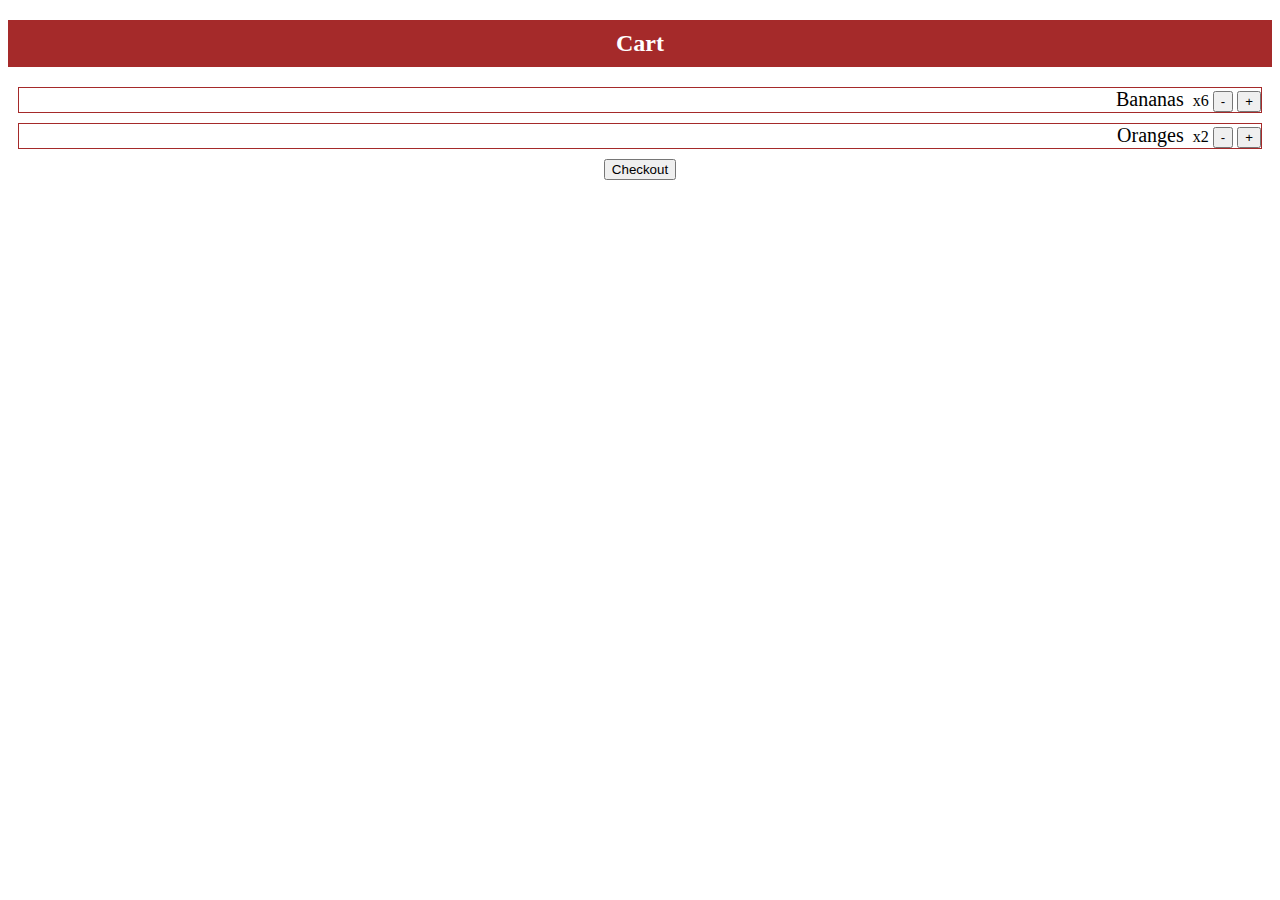
<file: CarrinhoCompras/index.html>
<!DOCTYPE html>
<html>
    <head>
        <link rel="stylesheet" href="style.css">
    </head>
    <body>
        <h2>Cart</h2>
        <div class="item">
            <span class="itemName">Bananas</span>
            <span class="quantity">x6</span>
            <button> -</button>
            <button>+</button>
        </div>
        <div class="item">
            <span class="itemName">Oranges</span>
            <span class="quantity">x2</span>
            <button> -</button>
            <button>+</button>
        </div>
        <button id="checkout">Checkout</button>
    </body>
</html>
</file>
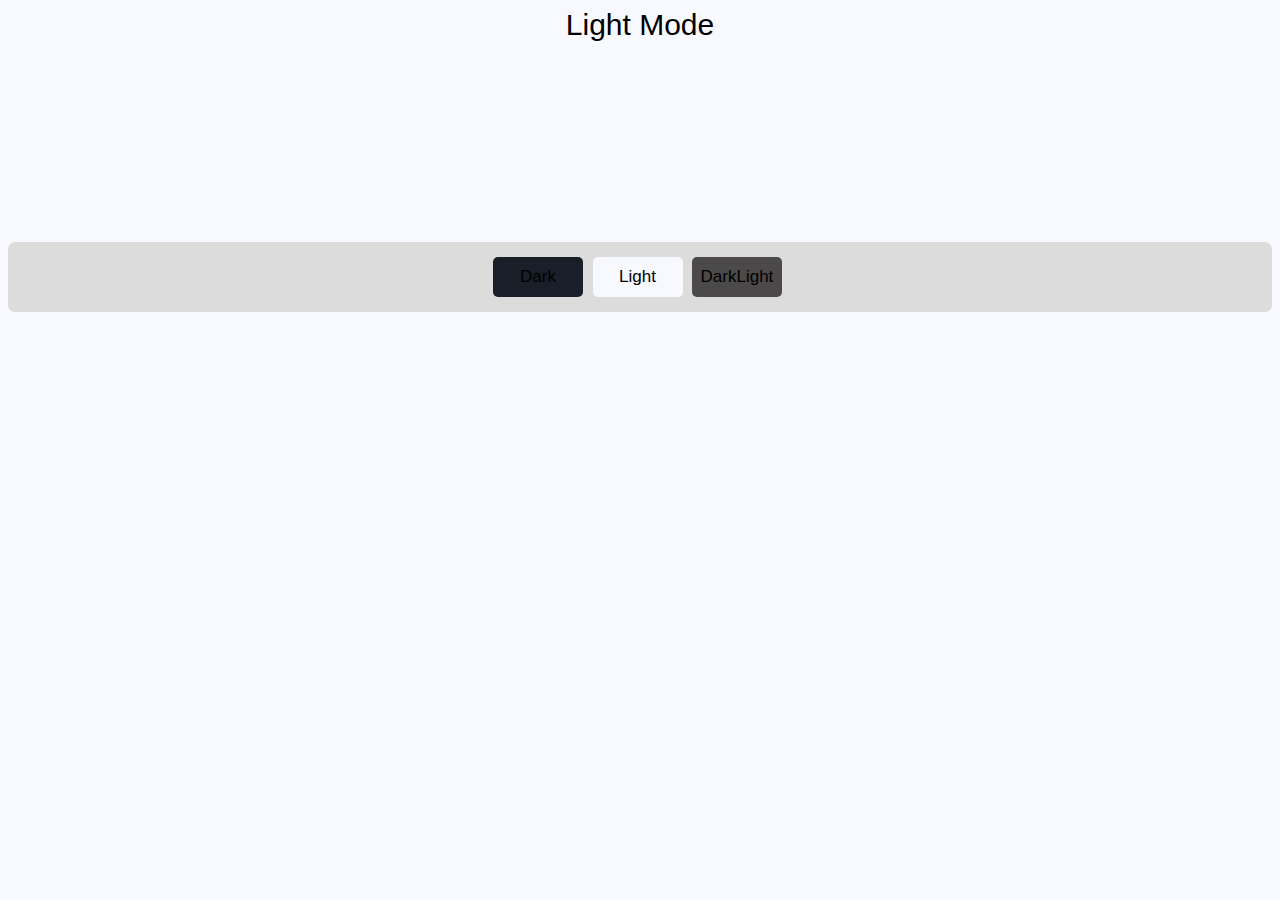
<file: DarkMode/index.html>
<!DOCTYPE html>
<html>
    <head>
        <link rel="stylesheet" href="style.css">
    </head>
    <body class="theme" id="theme">
        <div class="theme" id="theme">
            <p class="label" id="label">Light Mode</p>
        </div>
        <div class="options">
            <button class="dark" onclick="selectMode('dark')">Dark</button>
            <button class="light" onclick="selectMode('light')">Light</button>
            <button class="darklight" onclick="selectMode('darklight')">DarkLight</button>
        </div>
        <script src="script.js"></script>
    </body>
</html>
</file>
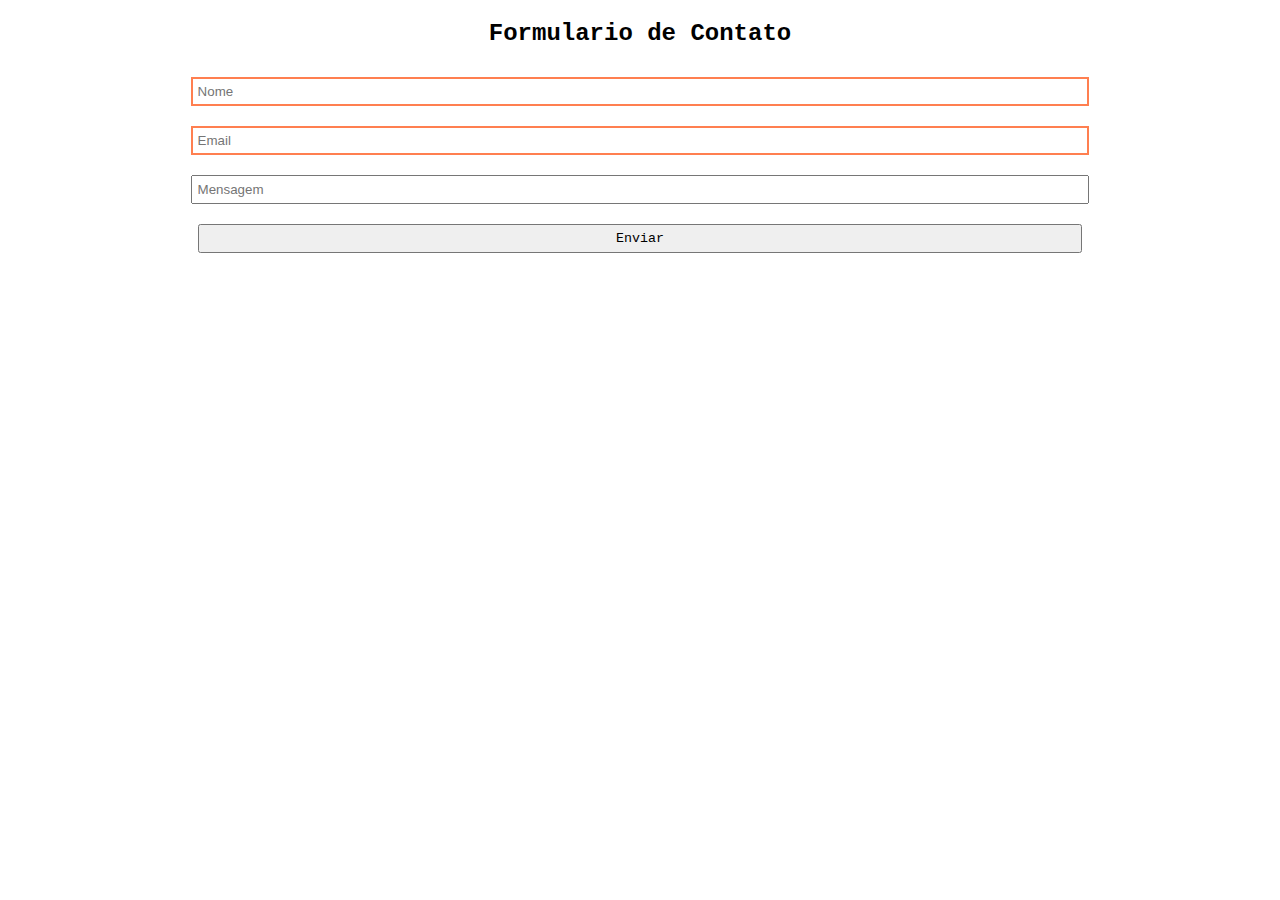
<file: FormularioContato/index.html>
<!DOCTYPE html>
<html>
    <head>
        <link rel="stylesheet" href="style.css">
    </head>
    <body>
    <form>
        <h2>Formulario de Contato</h2>
        <input type="text" id="name" placeholder="Nome">
        <input type="email" id="email" placeholder="Email">
        <input type="text"  placeholder="Mensagem">
        <button>Enviar</button>
    </form>
    </body>
</html>
</file>
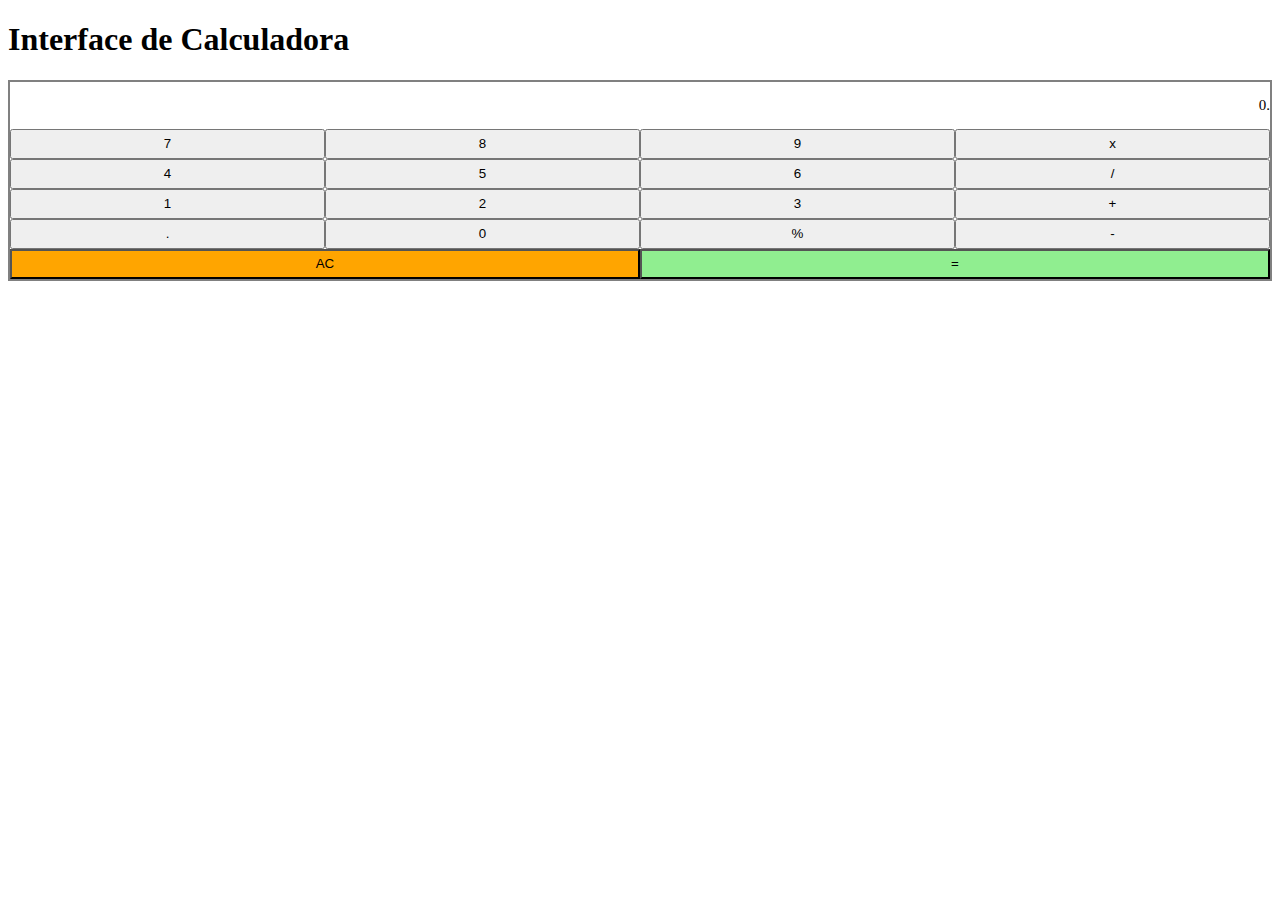
<file: InterfaceCalculadora/index.html>
<!DOCTYPE html>
<html>
    <head>
        <link rel="stylesheet" href="style.css">
    </head>
    <body>
        <h1>Interface de Calculadora</h1>
        <div>
            <p>0.</p>
            <button>7</button>
            <button>8</button>
            <button>9</button>
            <button>x</button>

            <button>4</button>
            <button>5</button>
            <button>6</button>
            <button>/</button>

            <button>1</button>
            <button>2</button>
            <button>3</button>
            <button>+</button>

            <button>.</button>
            <button>0</button>
            <button>%</button>
            <button>-</button>
            <button class="clear">AC</button>
            <button class="submit">=</button>
        </div>
    </body>
</html>
</file>
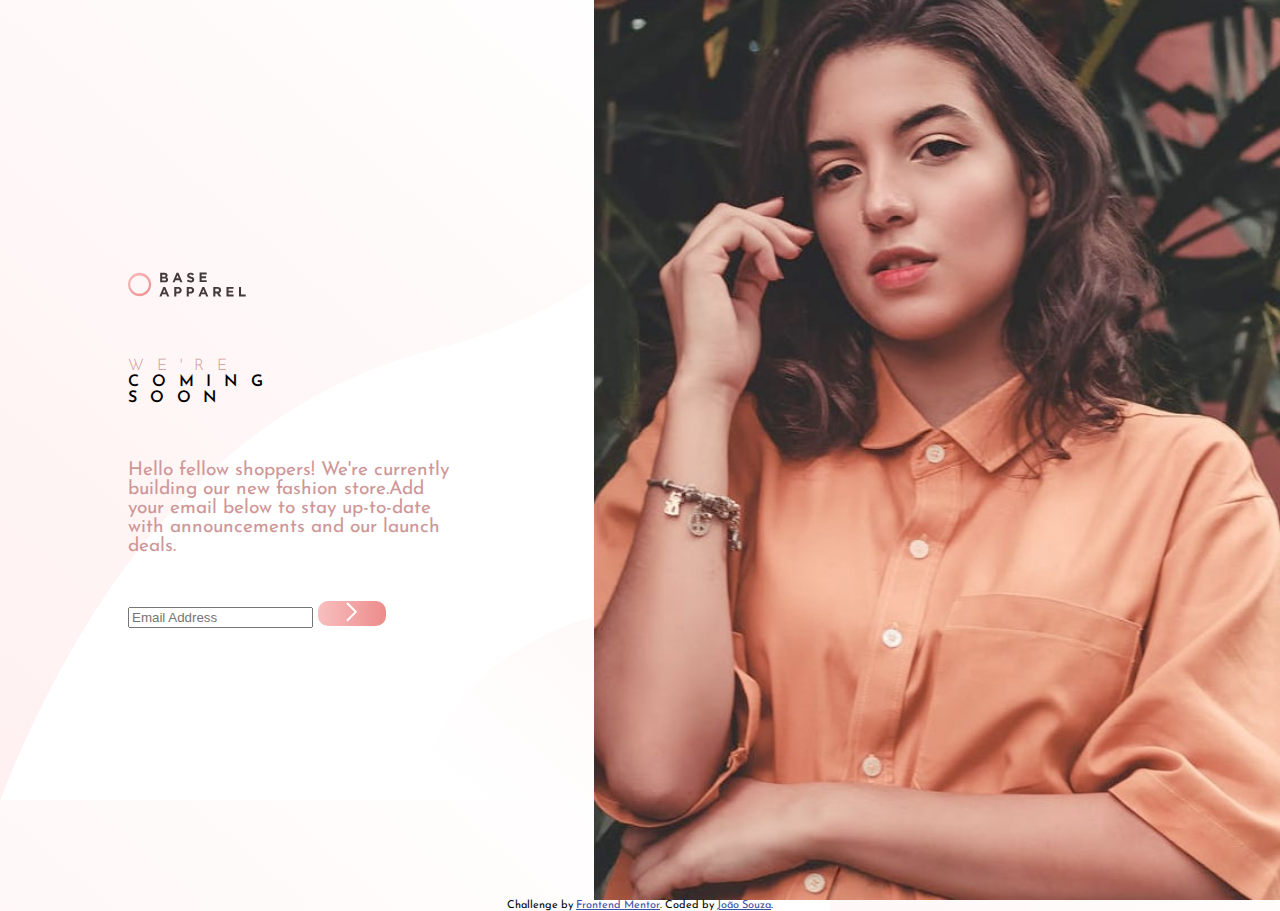
<file: FrontendChallenges/base-apparel-coming-soon-master/index.html>
<!DOCTYPE html>
<html lang="en">

<head>
  <meta charset="UTF-8">
  <meta name="viewport" content="width=device-width, initial-scale=1.0">
  <link rel="icon" type="image/png" sizes="32x32" href="./images/favicon-32x32.png">
  <title>Base Apparel coming soon page</title>
  <link rel="stylesheet" href="style.css">
  <link href="https://cdn.jsdelivr.net/npm/bootstrap@5.3.1/dist/css/bootstrap.min.css" rel="stylesheet" integrity="sha384-4bw+/aepP/YC94hEpVNVgiZdgIC5+VKNBQNGCHeKRQN+PtmoHDEXuppvnDJzQIu9" crossorigin="anonymous">
</head>

<body>
  <main>
    <div class="cardemail">
      <img id="logo" src="images/logo.svg" alt="logo">
      <h1>
        <span id="we">We're</span><br>
        <span>coming</span><br>
        <span>soon</span>
      </h1>

      <p>Hello fellow shoppers! We're currently building our new
        fashion store.Add your email below to stay up-to-date with
        announcements and our launch deals.</p>

      <div class="input-group mb-3">
        <input type="email" class="form-control" placeholder="Email Address">
        <button class="btn btn-outline-secondary" type="submit" id="button-addon2"><img src="images/icon-arrow.svg" alt="arrow"></button>
      </div>

    </div>
    <div id="hero">
      <img src="images/hero-desktop.jpg" alt="hero">
    </div>
  </main>
  <div class="attribution">
    Challenge by <a href="https://www.frontendmentor.io?ref=challenge" target="_blank">Frontend Mentor</a>.
    Coded by <a href="https://github.com/joaosouza14">João Souza</a>.
  </div>
</body>

</html>
</file>
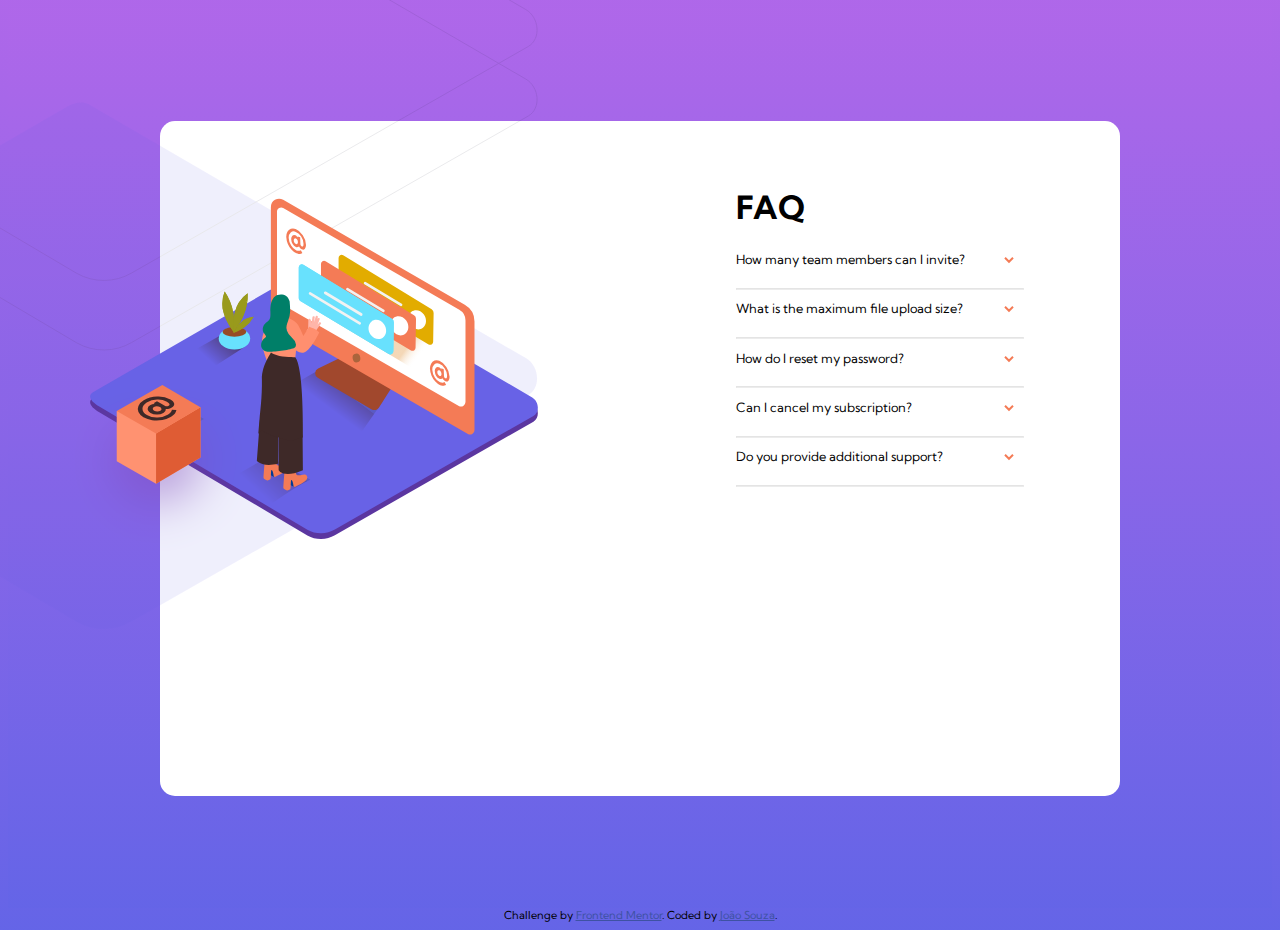
<file: FrontendChallenges/faq-accordion-card-main/index.html>
<!DOCTYPE html>
<html lang="en">

<head>
  <meta charset="UTF-8">
  <meta name="viewport" content="width=device-width, initial-scale=1.0">
  <!-- displays site properly based on user's device -->
  <link rel="icon" type="image/png" sizes="32x32" href="./images/favicon-32x32.png">
  <link rel="stylesheet" href="style.css">

  <title>Frontend Mentor | FAQ Accordion Card</title>

</head>

<body>
  <div class="main">
    <div class="card">
      <div class="cardimages">
        <div class="images">
          <img id="pattern" src="images/bg-pattern-desktop.svg" alt="bg-pattern-desktop">
          <img id="box" src="images/illustration-box-desktop.svg" alt="illustration-box-desktop">
          <img id="woman" src="images/illustration-woman-online-desktop.svg" alt="illustration-woman-online-desktop">
        </div>
      </div>

      <div class="cardfaq">
        <div class="faq">
          <h1>FAQ</h1>

          <details>
            <summary>How many team members can I invite?</summary>
            <p>You can invite up to 2 additional users on the Free plan. There is no limit on
              team members for the Premium plan.</p>
          </details>
          <hr>
          <details>
            <summary>What is the maximum file upload size?</summary>
            <p>No more than 2GB. All files in your account must fit your allotted storage space.</p>
          </details>
          <hr>
          <details>
            <summary>How do I reset my password?</summary>
            <p>Click “Forgot password” from the login page or “Change password” from your profile page.
              A reset link will be emailed to you.</p>
          </details>
          <hr>
          <details>
            <summary>Can I cancel my subscription?</summary>
            <p>Yes! Send us a message and we’ll process your request no questions asked.</p>
          </details>
          <hr>
          <details>
            <summary>Do you provide additional support?</summary>
            <p>Chat and email support is available 24/7. Phone lines are open during normal business hours.</p>
          </details>
          <hr>
        </div>
      </div>
    </div>
  </div>
  <div class="attribution">
    Challenge by <a href="https://www.frontendmentor.io?ref=challenge" target="_blank">Frontend Mentor</a>.
    Coded by <a href="https://github.com/joaosouza14">João Souza</a>.
  </div>
</body>

</html>
</file>
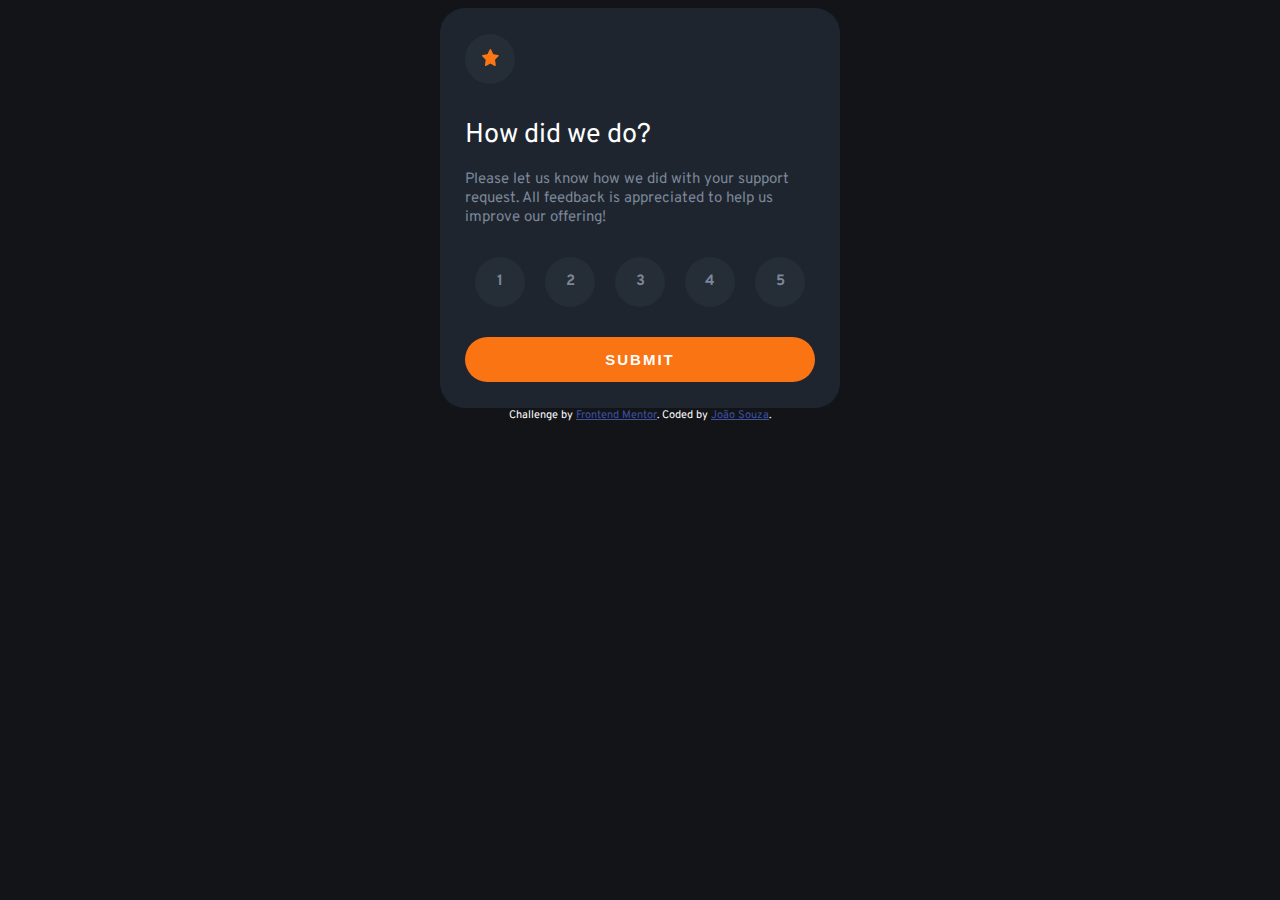
<file: FrontendChallenges/interactive-rating-component-main/index.html>
<!DOCTYPE html>
<html lang="en">

<head>
  <meta charset="UTF-8">
  <meta name="viewport" content="width=device-width, initial-scale=1.0">
  <link rel="icon" type="image/png" sizes="32x32" href="./images/favicon-32x32.png">
  <link rel="stylesheet" href="style.css">
  <title>Interactive rating component</title>
</head>

<body>
  <div class="card">
    <div class="circuloestrela"><img class="estrela" src="images/icon-star.svg" alt="estrela"></div>
    <div>
      <h1>How did we do?</h1>

      <p>Please let us know how we did with your support request. All feedback is appreciated
        to help us improve our offering!</p>
    </div>
    <div class="rating">
      <span class="numero" onclick="rate(1)">1</span>
      <span class="numero" onclick="rate(2)">2</span>
      <span class="numero" onclick="rate(3)">3</span>
      <span class="numero" onclick="rate(4)">4</span>
      <span class="numero" onclick="rate(5)">5</span>
    </div>
    <button id="submit" onclick="enviar()">Submit</button>
  </div>
  <div class="attribution">
    Challenge by <a href="https://www.frontendmentor.io?ref=challenge" target="_blank">Frontend Mentor</a>.
    Coded by <a href="https://github.com/joaosouza14">João Souza</a>.
  </div>
</body>
<script src="script.js"></script>
</html>
</file>
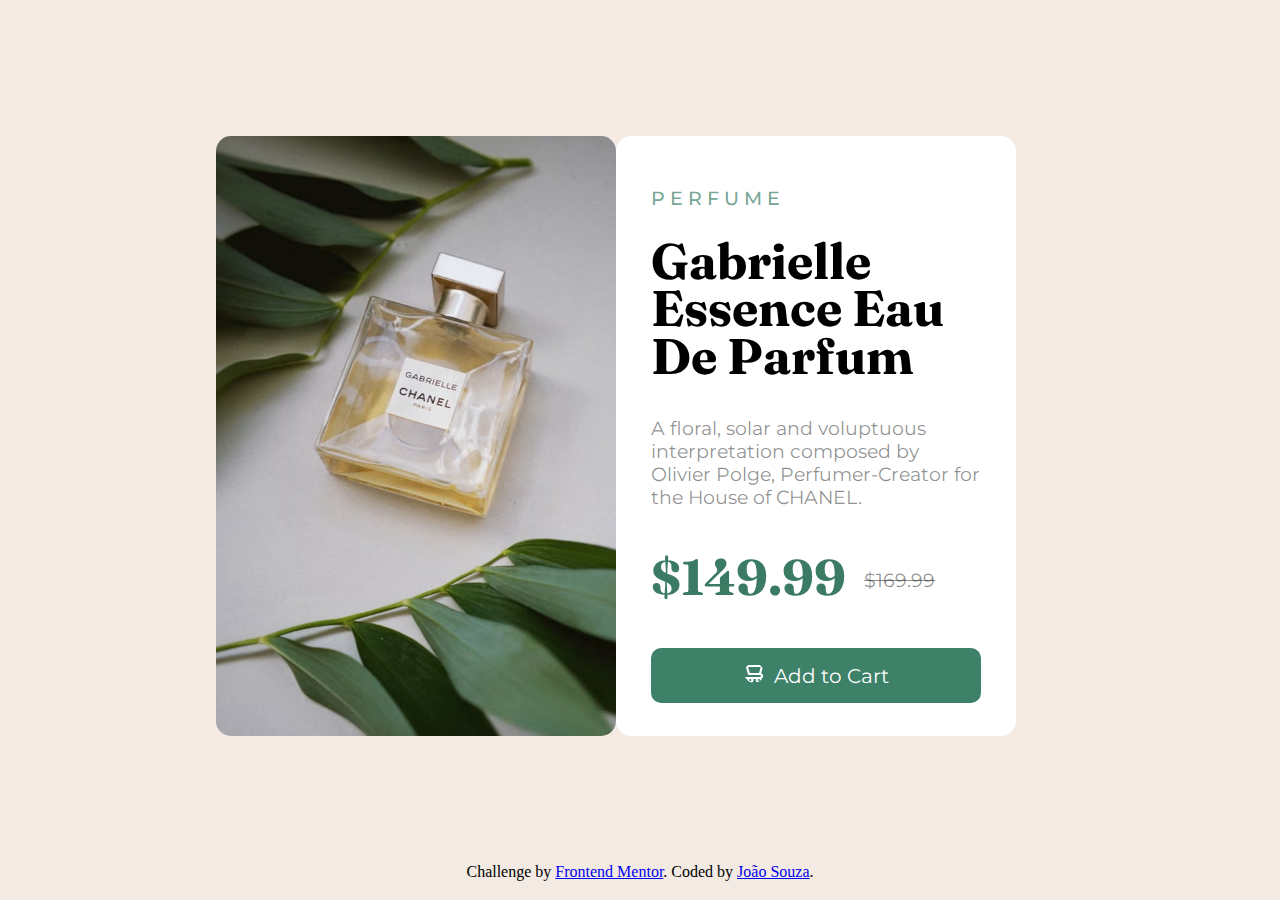
<file: FrontendChallenges/product-preview-card-component-main/index.html>
<!DOCTYPE html>
<html lang="en">
<head>
  <meta charset="UTF-8">
  <meta name="viewport" content="width=device-width, initial-scale=1.0"> 
  <link rel="icon" type="image/png" sizes="32x32" href="./images/favicon-32x32.png">
  <link rel="stylesheet" href="style.css">

  <title>Product preview card component</title>
</head>
<body>
  <div class="main">
  <img class="imgparfum" src="images/image-product-desktop.jpg" alt="Parfum">

  <div class="card">
  <h3>Perfume</h3>

  <h1>Gabrielle Essence Eau De Parfum</h1>

  <p>A floral, solar and voluptuous interpretation composed by Olivier Polge, 
  Perfumer-Creator for the House of CHANEL.</p>

  <div class="price">
  <h2>$149.99</h2>
  <p><s>$169.99</s></p>
  </div>

  <button><img class="img-cart" src="images/icon-cart.svg" alt="img-cart">Add to Cart</img></button>
  </div>
</div>
  <div class="attribution">
    Challenge by <a href="https://www.frontendmentor.io?ref=challenge" target="_blank">Frontend Mentor</a>. 
    Coded by <a href="https://github.com/joaosouza14">João Souza</a>.
  </div>
</body>
</html>
</file>
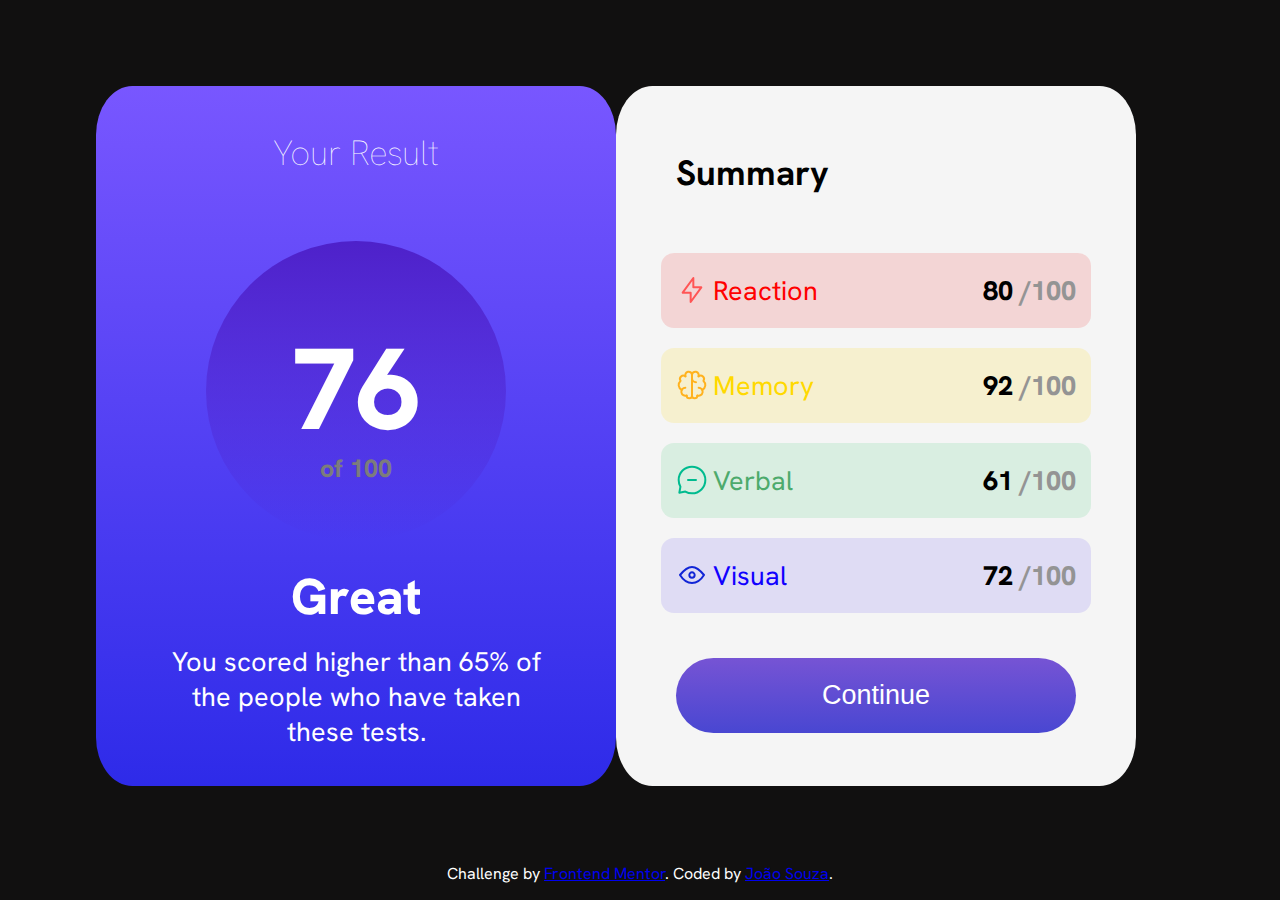
<file: FrontendChallenges/results-summary-component-main/index.html>
<!DOCTYPE html>
<html lang="en">

<head>
  <meta charset="UTF-8">
  <meta name="viewport" content="width=device-width, initial-scale=1.0">
  <!-- displays site properly based on user's device -->
  <link rel="icon" type="image/png" sizes="32x32" href="./assets/images/favicon-32x32.png">
  <link rel="stylesheet" href="style.css">
  <title>Results summary component</title>

</head>

<body>
  <div class="main">
    <div class="block1">
      <div class="result">
      <h3>Your Result</h3>
      <div class="circle">
        <h1>76</h1>
        <p class="of100">of 100</p>
      </div>

      <h2>Great</h2>
      <p>You scored higher than 65% of<br>the people who have taken<br>these tests.</p>
      </div>
    </div>
    <div class="block2">
      <div class="summary">
      <h4 class="titlesummary">Summary</h4>
      <div class="reaction">
        <div class="junto">
          <img src="./assets/images/icon-reaction.svg">
          <p class="titlep">Reaction</p>
        </div>
        <p class="numbers">80 <span>/100</span></p>
      </div>
      <div class="memory">
        <div class="junto">
          <img src="./assets/images/icon-memory.svg">
          <p class="titlep">Memory</p>
        </div>
        <p class="numbers">92 <span>/100</span></p>
      </div>
      <div class="verbal">
        <div class="junto">
          <img src="./assets/images/icon-verbal.svg">
          <p class="titlep">Verbal</p>
        </div>
        <p class="numbers">61 <span>/100</span></p>
      </div>
      <div class="visual">
        <div class="junto">
          <img src="./assets/images/icon-visual.svg">
          <p class="titlep">Visual</p>
        </div>
        <p class="numbers">72 <span>/100</span></p>
      </div>
      <button>Continue</button>
    </div>
    </div>
  </div>
  <div class="attribution">
    Challenge by <a href="https://www.frontendmentor.io?ref=challenge" target="_blank">Frontend Mentor</a>. 
    Coded by <a href="https://github.com/joaosouza14">João Souza</a>.
  </div>
</body>

</html>
</file>
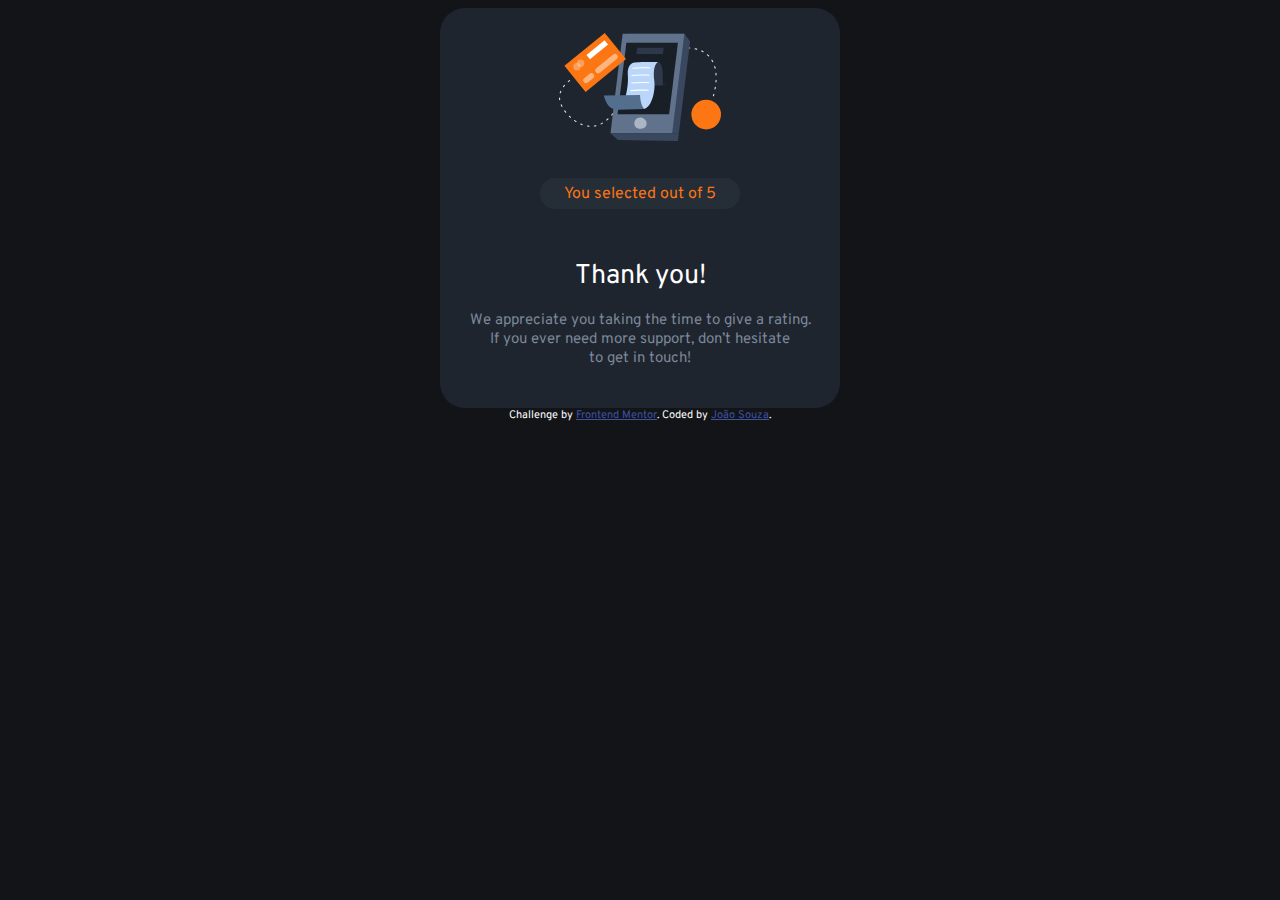
<file: FrontendChallenges/interactive-rating-component-main/thanks.html>
<!DOCTYPE html>
<html lang="en">

<head>
    <meta charset="UTF-8">
    <meta name="viewport" content="width=device-width, initial-scale=1.0">
    <link rel="icon" type="image/png" sizes="32x32" href="./images/favicon-32x32.png">
    <link rel="stylesheet" href="style.css">
    <title>Thank you!</title>
    <script src="script.js"></script>
</head>

<body>
    <div class="card-thanks">
        <div class="imagemobrigado"><img src="images/illustration-thank-you.svg" alt="Imagem celular"></div>

        <div class="youselected">You selected <span id="rating"></span> out of 5</div>

        <div>
            <h1>Thank you!</h1>

            <p>We appreciate you taking the time to give a rating.<br>If you ever need more support,
                don’t hesitate<br>to get in touch!</p>
        </div>

    </div>

    <div class="attribution">
        Challenge by <a href="https://www.frontendmentor.io?ref=challenge" target="_blank">Frontend Mentor</a>.
        Coded by <a href="https://github.com/joaosouza14">João Souza</a>.
</body>
</html>
</file>
<file: CarrinhoCompras/style.css>
body{
    text-align: center;
}

.item{
    text-align: right;
    border: 1px solid brown;
    margin: 10px;
}

.itemName{
    font-size: 20px;
    margin: 5px;
}

h2{
    background-color: brown;
    color: white;
    padding: 10px;
}
</file>
<file: DarkMode/style.css>
div{
    border-radius: 7px;
    font-family: Verdana, Geneva, Tahoma, sans-serif;
    margin-bottom: 200px;
    text-align: center;
}

.theme{
    background-color: ghostwhite;
}

.options{
    height: 70px;
    background-color: gainsboro;
}

button{
    border: none;
    border-radius: 5px;
    font-size: 17px;
    height: 40px;
    width: 90px;
    margin: 15px 5px 5px 0;
}

.label{
    font-size: 30px;
    margin-top: 3px;
}

.dark{
    background-color: rgb(24, 31, 41);
}

.light{
    background-color: ghostwhite;
}

.darklight{
    background-color: rgb(75, 73, 73);
}
</file>
<file: FormularioContato/style.css>
body{
    text-align: center;
}

h2, button{
    font-family: 'Courier New', Courier, monospace;
}

input, button{
    width: 70%;
    margin: 10px;
    padding: 5px;
}

#name, #email{
    border: 2px solid coral;
}
</file>
<file: InterfaceCalculadora/style.css>
div{
    border: 2px solid gray;
    font-size: 0;
}

button{
    width: 25%;
    height: 30px;
}

.clear{
    width: 50%;
    background-color: orange;
}

.submit{
    width: 50%;
    background-color: lightgreen;
}

p{
    text-align: right;
    font-size: 15px;
}
</file>
<file: FrontendChallenges/base-apparel-coming-soon-master/style.css>
@import url('https://fonts.googleapis.com/css2?family=Josefin+Sans:wght@300;400;600&display=swap');

body, html{
    width: 100%;
    height: 100%;
    font-family: 'Josefin Sans', sans-serif;
    background-image: url(images/bg-pattern-desktop.svg);
    margin: 0;
}

main{
    display: flex;
    justify-content: center;
    align-items: center;
    width: 100%;
    height: 100%;
}

.card{
    display: flex;
    justify-content: center;
    flex-direction: row;
    align-items: center;
    margin: 1vw;
}

.cardemail{
    height: 100%;
    width: 100%;
    margin: 0 10vw;
    display: flex;
    flex-direction: column;
    justify-content: center;
}

#hero{
    width: 100%;
    height: 100%;
    display: flex;
    justify-content: end;
}

#logo{
    width: 35%;
    margin-bottom: 15%;
}

button{
    width: 20%;
    border-radius: 10px;
    border: none;
    background-image: linear-gradient(to right, hsl(0, 80%, 86%), hsl(0, 74%, 74%));
    cursor: pointer;
}

h1{
    font-size: 100%;
    text-transform: uppercase;
    font-weight: 600;
    letter-spacing: 1vw;
    color: black;
    padding-bottom: 2vw;
}

#we{
    color: hsl(0, 36%, 70%);
    font-weight: 300;
}

p{
    font-size: 1.5vw;
    color: hsl(0, 36%, 70%);
    padding-bottom: 2vw;
}

.attribution { font-size: 11px; text-align: center; }
.attribution a { color: hsl(228, 45%, 44%); }
</file>
<file: FrontendChallenges/faq-accordion-card-main/style.css>
@import url('https://fonts.googleapis.com/css2?family=Kumbh+Sans:wght@400;700&display=swap');

body {
    background-image: linear-gradient(to bottom, hsl(273, 75%, 66%), hsl(240, 73%, 65%));
    font-family: 'Kumbh Sans', sans-serif;
}

.main {
    margin: 0;
    display: flex;
    justify-content: center;
    align-items: center;
    min-height: 100vh;
    background-image: linear-gradient(to bottom, hsl(273, 75%, 66%), hsl(240, 73%, 65%));
}

.card {
    background-color: white;
    display: flex;
    justify-content: center;
    flex-direction: row;
    align-items: center;
    height: 75vh;
    width: 75vw;
    border-radius: 15px;
    overflow: auto;
}

.cardimages {
    width: 50%;
    height: 50%;
}

.cardfaq {
    width: 50%;
    height: 50%;
    max-width: 30%;
    align-self: self-start;
    padding-top: 5vh;
}

h1{
    font-size: 2.5vw;
}

p{
    font-size: 0.9vw;
    color: rgba(116, 116, 116, 0.75);
}

hr{
    border-color: rgba(0, 0, 0, 0.103);
}

#pattern,
#box,
#woman {
    position: absolute;
    width: 100%;
}

#pattern {
    width: 70%;
    z-index: 0;
    top: -27.5%;
    left: -28%;
}

#box {
    width: 14%;
    top: 42.5%;
    left: 5.4%;
    z-index: 2;
}

#woman {
    width: 35%;
    z-index: 1;
    top: 22%;
    left: 7%;
}

summary {
    font-size: 1vw;
    list-style: none;
    cursor: pointer;
    display: flex;
    justify-content: space-between;
    padding: 0.2em 0 1em 0;
}

summary::after {
    content: url("images/icon-arrow-down.svg");
    margin-right: 10px;
    transition: transform 0.3s;
    width: 10px;
}

details[open] summary:after {
    content: url("images/icon-arrow-down.svg");
    transform: rotate(180deg);
}

.attribution {
    font-size: 11px;
    text-align: center;
}

.attribution a {
    color: hsl(228, 45%, 44%);
}
</file>
<file: FrontendChallenges/interactive-rating-component-main/style.css>
@import url('https://fonts.googleapis.com/css2?family=Overpass:wght@400;700&display=swap');

body {
    background-color: hsl(216, 12%, 8%);
    color: white;
    font-family: 'Overpass', sans-serif;
    width: auto;
    height: auto;
    display: flex;
    flex-direction: column;
    justify-content: center;
}

.estrela {
    width: 17px;
    height: 17px;
    text-align: center;
    position: relative;
    top: 30%;
}

.circuloestrela {
    background-color: hsl(213, 19%, 18%);
    text-align: center;
    width: 50px;
    height: 50px;
    border-radius: 50%;
    margin-bottom: 15px;
}

h1 {
    font-size: 27px;
    font-weight: 400;
}

p {
    font-size: 15px;
    color: hsl(216, 12%, 54%);
}

.card,
.card-thanks {
    padding: 25px;
    width: 350px;
    height: 350px;
    display: flex;
    flex-direction: column;
    justify-content: center;
    margin: auto;
    background-color: #1e252f;
    border-radius: 25px;
}

.card-thanks {
    text-align: center;
}

.rating {
    display: flex;
    flex-direction: row;
    justify-content: space-around;
    text-align: center;
}

.numero {
    background-color: hsl(213, 19%, 18%);
    border: none;
    font-size: 15px;
    font-weight: bold;
    text-align: center;
    width: 50px;
    height: 50px;
    border-radius: 50%;
    color: hsl(216, 12%, 54%);
    margin: 15px 0 15px 0;
    line-height: 50px;
    cursor: pointer;
    transition: background-color 0.3s;
}

.numero:hover {
    background-color: #7c8898;
    color: white;
}

.numero:active{
    background-color: hsl(25, 97%, 53%);
}

#submit {
    color: white;
    letter-spacing: 2px;
    font-weight: bold;
    background-color: hsl(25, 97%, 53%);
    border: none;
    border-radius: 25px;
    width: 350px;
    height: 45px;
    font-size: 15px;
    text-transform: uppercase;
    margin-top: 15px;
    cursor: pointer;
}

#submit:hover {
    background-color: white;
    color: hsl(25, 97%, 53%);
}

.imagemobrigado {
    text-align: center;
}

.youselected {
    text-align: center;
    background-color: hsl(213, 19%, 18%);
    height: 25px;
    width: 200px;
    margin: auto;
    color: hsl(25, 97%, 53%);
    border-radius: 15px;
    padding-top: 6px;
}

.attribution {
    font-size: 11px;
    text-align: center;
}

.attribution a {
    color: hsl(228, 45%, 44%);
}
</file>
<file: FrontendChallenges/product-preview-card-component-main/style.css>
@import url('https://fonts.googleapis.com/css2?family=Fraunces&family=Montserrat:wght@500;700&display=swap');

body{
    background-color: #f3eae3;
}

h1{
    font-family: 'Fraunces', serif;
    font-size: 50px;
    font-weight: 700;
    line-height: 0.95;
    margin: 18px 0 18px 0;
}

h2{
    font-family: 'Fraunces', serif;
    color: #3b7b63;
    font-size: 50px;
    font-weight: 700;
    margin: 18px 18px 25px 0;
}

h3{
    font-family: 'Montserrat', sans-serif;
    font-weight: 500;
    color: hsla(158, 36%, 37%, 0.712);
    text-transform: uppercase;
    font-size: 19px;
    letter-spacing: 5px;
    margin-bottom: 10px;
}

p{
    font-family: 'Montserrat', sans-serif;
    font-size: 19px;
    color: #00000070;
}

.main {
    display: flex;
    justify-content: center;
    flex-direction: row;
    align-items: center;
    width: 95vw;
    height: 95vh;
    border-radius: 15px;
}

img{
    border-radius: 15px;
    max-width:400px;
    max-height:600px;
    width: auto;
    height: auto;
}

.card{
    text-align: left;
    background-color: white;
    border-radius: 15px;
    width: 330px;
    height: 600px;
    display: flex;
    flex-direction: column;
    justify-content: center;
    padding: 0 35px 0 35px;
}

.price{
    display: flex;
    align-items: center;
    margin-bottom: 15px;
}

button{
    font-family: 'Montserrat', sans-serif;
    font-size: 20px;
    background-color: #3d8168;
    color: white;
    border: none;
    height: 55px;
    border-radius: 10px;
    cursor: pointer;
}

button:hover{
    background-color: #1a4031;
}

.img-cart{
    width: 20px;
    height: 20px;
    margin-right: 10px;
}

.attribution{
    text-align: center;
}
</file>
<file: FrontendChallenges/results-summary-component-main/style.css>
@import url('https://fonts.googleapis.com/css2?family=Hanken+Grotesk:wght@500&display=swap');

body {
    background-color: #111010;
    color: white;
    font-family: 'Hanken Grotesk';
}

h1{
    font-size: 115px;
    padding-top: 25px;
    line-height: 0.0;
    font-weight: 800;
    margin-bottom: 55px;
}

.of100{
    font-size: 25px;
    line-height: 0.0;
    color: #7c7c7c;
    font-weight: 800;
}

h2{
    font-size: 50px;
    font-weight: 800;
    padding-top: 15px;
    line-height: 0.0;
    margin-bottom: 20px;
}

h3{
    font-size: 35px;
    padding-bottom: 30px;
    font-weight: 100;
}

h4{
    align-self: flex-start;
    font-size: 35px;
    color: black;
}

p {
    font-size: 27px;
}

.main {
    display: flex;
    justify-content: center;
    flex-direction: row;
    align-items: center;
    width: 95vw;
    height: 95vh;
}

.block1 {
    background: linear-gradient(hsl(252, 100%, 67%), hsl(241, 81%, 54%));
    text-align: center;
    width: 520px;
    height: 700px;
    border-radius: 7%;
}

.result{
    height: 100%;
    display: flex;
    justify-content: center;
    flex-direction: column;
    align-items: center;
}

.circle {
    background: linear-gradient(hsla(256, 72%, 46%, 1), hsla(241, 72%, 46%, 0));
    border-radius: 100%;
    border-color: #111010;
    width: 300px;
    height: 300px;
    text-align: center;
    display: flex;
    justify-content: center;
    flex-direction: column;
    align-items: center;
}

.block2 {
    background-color: whitesmoke;
    width: 520px;
    height: 700px;
    border-radius: 7%;
    display: flex;
    justify-content: center;
    flex-direction: column;
    align-items: center;
}

.summary{
    width: 400px;
    display: flex;
    justify-content: center;
    flex-direction: column;
    align-items: center;
}

.reaction {
    background-color: #eb282827;
    color: #ff0000;
}

.memory {
    background-color: #ffd90027;
    color: #ffd900;
}

.verbal {
    background-color: #41ca7527;
    color: #4daa6c;
}

.visual {
    background-color: #6a52f027;
    color: #1100ff;
}

.reaction,
.memory,
.verbal,
.visual {
    border-radius: 13px;
    width: 100%;
    height: 75px;
    display: flex;
    justify-content: space-between;
    flex-direction: row;
    align-items: center;
    padding: 0 15px 0 15px;
    margin: 10px 0 10px 0;
}

.junto{
    display: flex;
    align-items: center;
}

.titlep{
    padding-left: 5px;
    font-size: 27px;
}

.numbers {
    color: black;
    font-size: 27px;
    font-weight: 800;
}

span{
    color: #949494;
}

img {
    width: 32px;
    height: 32px;
}

button {
    color: white;
    background: linear-gradient(rgba(78, 33, 202, 0.76), hsla(241, 72%, 46%, 0.822));
    border-radius: 50px;
    border: none;
    width: 100%;
    height: 75px;
    margin-top: 35px;
    margin-bottom: 35px;
    cursor: pointer; 
    font-size: 27px;
}

.attribution{
    text-align: center;
}
</file>
